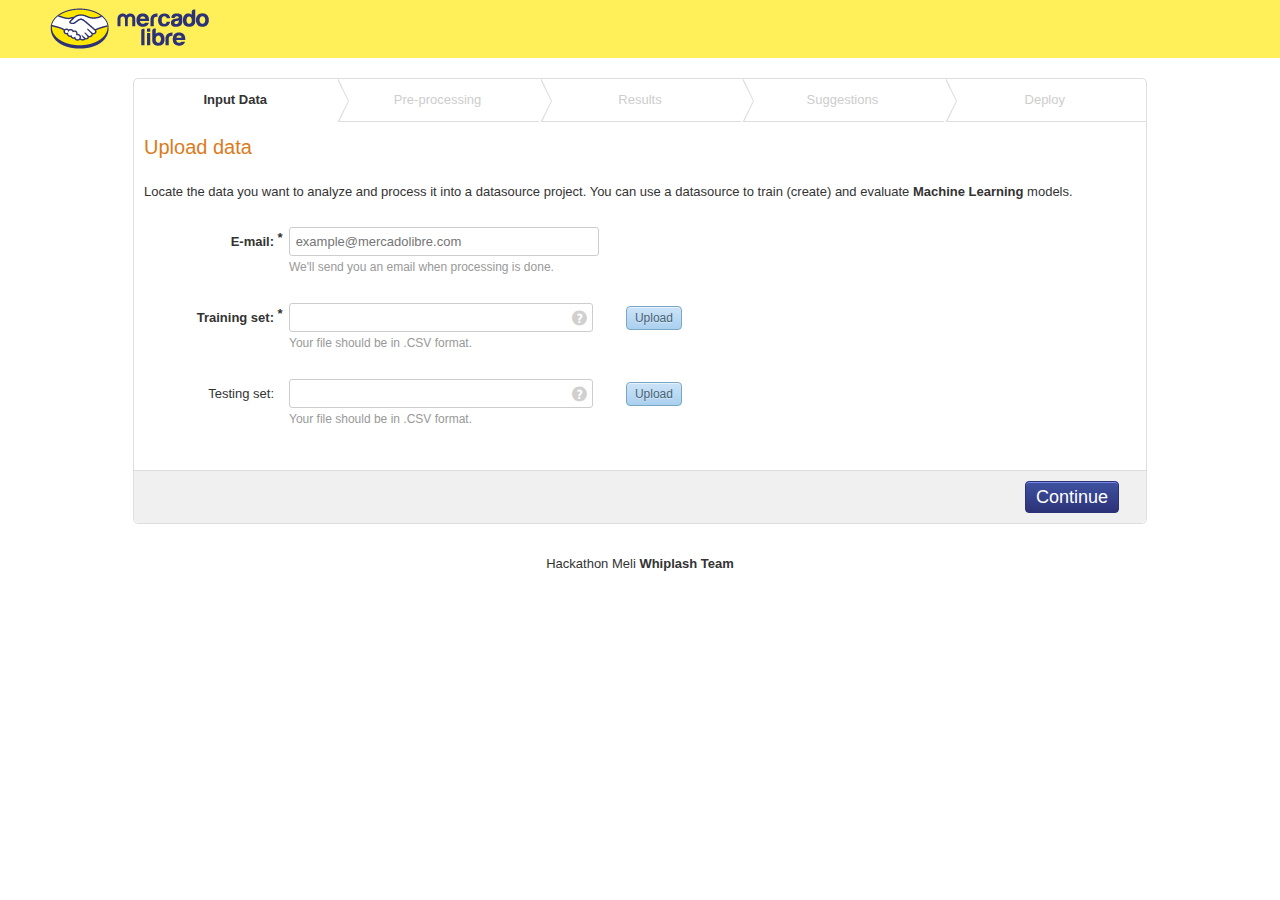
<file: index.html>
<!doctype html>
<!--[if IE 7]>    <html class="no-js lt-ie10 lt-ie9 lt-ie8 ie7" lang="en"> <![endif]-->
<!--[if IE 8]>    <html class="no-js lt-ie10 lt-ie9 ie8" lang="en"> <![endif]-->
<!--[if IE 9]>    <html class="no-js lt-ie10 ie9" lang="en"> <![endif]-->
<!--[if gt IE 9]><!--> <html class="no-js" lang="en"> <!--<![endif]-->
<head>
    <!-- Avoid script blocking -->
    <script></script>
    <meta charset="utf-8"/>
    <title>Machine Learning</title>
    <!-- Stylesheet -->

    <link rel="stylesheet" href="ui/chico.css"/>
    <link rel="stylesheet" href="ui/jquery-ui/jquery-ui.css"/>
    <link rel="stylesheet" href="ui/mesh.css"/>
    <link rel="stylesheet" href="ui/layout.css"/>
</head>
<body>

    <div class="ch-header">
        <div class="logo">
        </div>
    </div>

    <div class="ch-g1-10">
        <div class="ch-leftcolumn">
            <h2></h2>
        </div>
    </div>

    <div class="ch-g8-10">
        <div class="ch-centercolumn ch-wizard ">
            <ol class="ch-wizard-breadcrumb ch-steps-five">
                <li class="ch-wizard-current">Input Data</li>
                <li class="ch-wizard-step">Pre-processing</li>
                <li class="ch-wizard-step">Results</li>
                <li class="ch-wizard-step">Suggestions</li>
                <li class="ch-wizard-step">Deploy</li>
            </ol>

            <form action="#" method="GET" class="ch-form" novalidate="novalidate">
                <div class="ch-box-container">
                    <fieldset>
                        <div>
                            <legend>
                                <h2>Upload data</h2>
                            </legend>
                            <p>
                                Locate the data you want to analyze and process it into a datasource project. You can use a datasource to train (create) and evaluate <b>Machine Learning</b> models.
                            </p>
                        </div>


                        <div class="ch-form-row ch-form-required">
                            <label for="email">E-mail:<em>*</em></label>
                            <input id="email" type="email" name="email" required="required" size="35" placeholder="example@mercadolibre.com" data-side="right" data-align="top">
                            <span class="ch-form-hint">We'll send you an email when processing is done.</span>
                        </div>

                        <div class="ch-form-row ch-form-required">
                            <label for="input_ico">Training set:<em>*</em></label></label>
                            <input id="trainingSet" type="text" name="trainingSet" size="32" placeholder="" class="ch-form-icon-input" data-side="right" data-align="top">
                            <i class="ch-form-icon-inner ch-icon-help-sign"></i>
                            <input type="button" name="uploadTrainingSet" value="Upload" class="ch-btn ch-btn-small ch-btn-skin">
                            <span class="ch-form-hint">Your file should be in .CSV format.</span>
                        </div>

                        <div class="ch-form-row">
                            <label for="input_ico">Testing set:</label>
                            <input id="testingSet" type="text" name="testingSet" size="32" placeholder="" class="ch-form-icon-input" data-side="right" data-align="top">
                            <i class="ch-form-icon-inner ch-icon-help-sign"></i>
                            <input type="button" name="uploadTestingSet" value="Upload" class="ch-btn ch-btn-small ch-btn-skin">
                            <span class="ch-form-hint">Your file should be in .CSV format.</span>
                        </div>
                    </fieldset>
                </div>
                <div class="ch-actions">
                    <!-- <div id="progressbar" class="ui-progressbar ui-widget ui-widget-content ui-corner-all" role="progressbar" aria-valuemin="0" aria-valuemax="100" aria-valuenow="37">
                        <div class="ui-progressbar-value ui-widget-header ui-corner-left" style="width: 37%;"></div>
                    </div> -->
                    <div align="right">
                        <p>
                            <input type="submit" name="_eventId_confirmation" value="Continue" class="ch-btn">
                        </p>
                    </div>
                </div>
            </form>
        </div>
    </div>

    <div class="ch-g1-10">
        <div class="ch-rightcolumn">
            <h2></h2>
        </div>
    </div>


    <div class="ch-footer">
        <p>Hackathon Meli <strong>Whiplash Team</strong></p>
    </div>


    <!-- JavaScript -->
    <script src="ui/jquery-1.11.3.min.js"></script>
    <script src="ui/jquery-ui/jquery-ui.js"></script>
    <script src="ui/chico.js"></script>
</body>
</html>
</file>
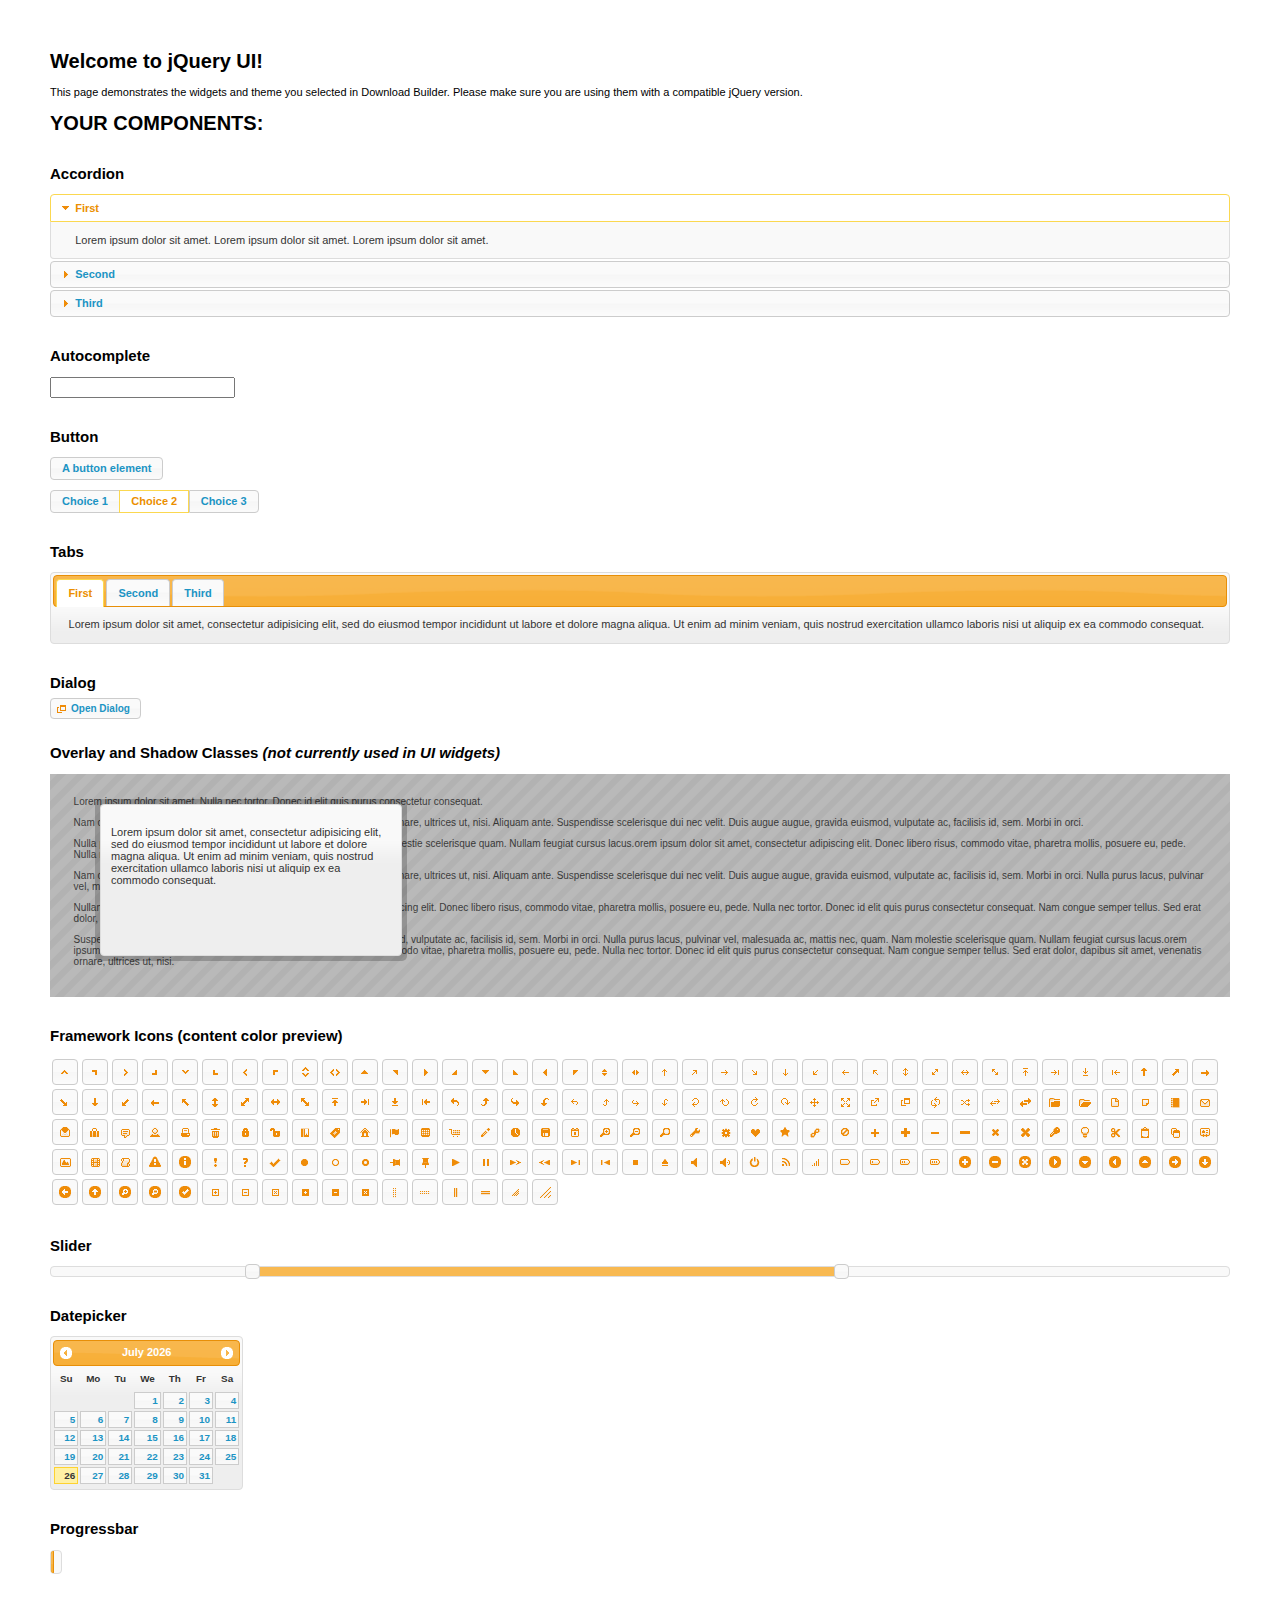
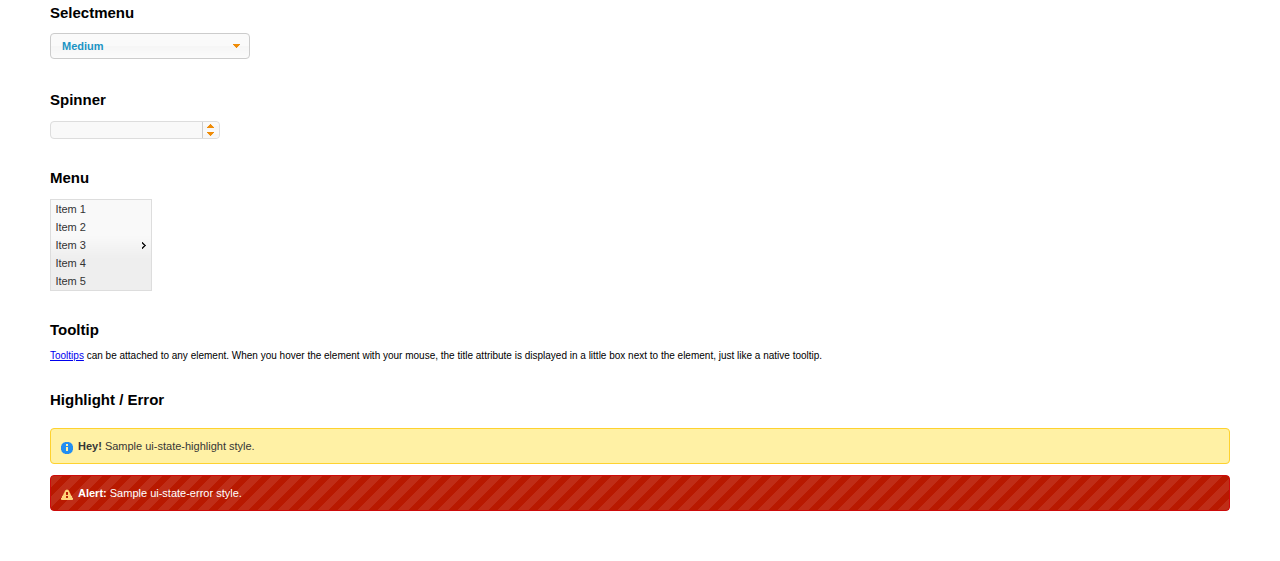
<file: ui/jquery-ui/index.html>
<!doctype html>
<html lang="us">
<head>
	<meta charset="utf-8">
	<title>jQuery UI Example Page</title>
	<link href="jquery-ui.css" rel="stylesheet">
	<style>
	body{
		font: 62.5% "Trebuchet MS", sans-serif;
		margin: 50px;
	}
	.demoHeaders {
		margin-top: 2em;
	}
	#dialog-link {
		padding: .4em 1em .4em 20px;
		text-decoration: none;
		position: relative;
	}
	#dialog-link span.ui-icon {
		margin: 0 5px 0 0;
		position: absolute;
		left: .2em;
		top: 50%;
		margin-top: -8px;
	}
	#icons {
		margin: 0;
		padding: 0;
	}
	#icons li {
		margin: 2px;
		position: relative;
		padding: 4px 0;
		cursor: pointer;
		float: left;
		list-style: none;
	}
	#icons span.ui-icon {
		float: left;
		margin: 0 4px;
	}
	.fakewindowcontain .ui-widget-overlay {
		position: absolute;
	}
	select {
		width: 200px;
	}
	</style>
</head>
<body>

<h1>Welcome to jQuery UI!</h1>

<div class="ui-widget">
	<p>This page demonstrates the widgets and theme you selected in Download Builder. Please make sure you are using them with a compatible jQuery version.</p>
</div>

<h1>YOUR COMPONENTS:</h1>


<!-- Accordion -->
<h2 class="demoHeaders">Accordion</h2>
<div id="accordion">
	<h3>First</h3>
	<div>Lorem ipsum dolor sit amet. Lorem ipsum dolor sit amet. Lorem ipsum dolor sit amet.</div>
	<h3>Second</h3>
	<div>Phasellus mattis tincidunt nibh.</div>
	<h3>Third</h3>
	<div>Nam dui erat, auctor a, dignissim quis.</div>
</div>



<!-- Autocomplete -->
<h2 class="demoHeaders">Autocomplete</h2>
<div>
	<input id="autocomplete" title="type &quot;a&quot;">
</div>



<!-- Button -->
<h2 class="demoHeaders">Button</h2>
<button id="button">A button element</button>
<form style="margin-top: 1em;">
	<div id="radioset">
		<input type="radio" id="radio1" name="radio"><label for="radio1">Choice 1</label>
		<input type="radio" id="radio2" name="radio" checked="checked"><label for="radio2">Choice 2</label>
		<input type="radio" id="radio3" name="radio"><label for="radio3">Choice 3</label>
	</div>
</form>



<!-- Tabs -->
<h2 class="demoHeaders">Tabs</h2>
<div id="tabs">
	<ul>
		<li><a href="#tabs-1">First</a></li>
		<li><a href="#tabs-2">Second</a></li>
		<li><a href="#tabs-3">Third</a></li>
	</ul>
	<div id="tabs-1">Lorem ipsum dolor sit amet, consectetur adipisicing elit, sed do eiusmod tempor incididunt ut labore et dolore magna aliqua. Ut enim ad minim veniam, quis nostrud exercitation ullamco laboris nisi ut aliquip ex ea commodo consequat.</div>
	<div id="tabs-2">Phasellus mattis tincidunt nibh. Cras orci urna, blandit id, pretium vel, aliquet ornare, felis. Maecenas scelerisque sem non nisl. Fusce sed lorem in enim dictum bibendum.</div>
	<div id="tabs-3">Nam dui erat, auctor a, dignissim quis, sollicitudin eu, felis. Pellentesque nisi urna, interdum eget, sagittis et, consequat vestibulum, lacus. Mauris porttitor ullamcorper augue.</div>
</div>



<!-- Dialog NOTE: Dialog is not generated by UI in this demo so it can be visually styled in themeroller-->
<h2 class="demoHeaders">Dialog</h2>
<p><a href="#" id="dialog-link" class="ui-state-default ui-corner-all"><span class="ui-icon ui-icon-newwin"></span>Open Dialog</a></p>

<h2 class="demoHeaders">Overlay and Shadow Classes <em>(not currently used in UI widgets)</em></h2>
<div style="position: relative; width: 96%; height: 200px; padding:1% 2%; overflow:hidden;" class="fakewindowcontain">
	<p>Lorem ipsum dolor sit amet,  Nulla nec tortor. Donec id elit quis purus consectetur consequat. </p><p>Nam congue semper tellus. Sed erat dolor, dapibus sit amet, venenatis ornare, ultrices ut, nisi. Aliquam ante. Suspendisse scelerisque dui nec velit. Duis augue augue, gravida euismod, vulputate ac, facilisis id, sem. Morbi in orci. </p><p>Nulla purus lacus, pulvinar vel, malesuada ac, mattis nec, quam. Nam molestie scelerisque quam. Nullam feugiat cursus lacus.orem ipsum dolor sit amet, consectetur adipiscing elit. Donec libero risus, commodo vitae, pharetra mollis, posuere eu, pede. Nulla nec tortor. Donec id elit quis purus consectetur consequat. </p><p>Nam congue semper tellus. Sed erat dolor, dapibus sit amet, venenatis ornare, ultrices ut, nisi. Aliquam ante. Suspendisse scelerisque dui nec velit. Duis augue augue, gravida euismod, vulputate ac, facilisis id, sem. Morbi in orci. Nulla purus lacus, pulvinar vel, malesuada ac, mattis nec, quam. Nam molestie scelerisque quam. </p><p>Nullam feugiat cursus lacus.orem ipsum dolor sit amet, consectetur adipiscing elit. Donec libero risus, commodo vitae, pharetra mollis, posuere eu, pede. Nulla nec tortor. Donec id elit quis purus consectetur consequat. Nam congue semper tellus. Sed erat dolor, dapibus sit amet, venenatis ornare, ultrices ut, nisi. Aliquam ante. </p><p>Suspendisse scelerisque dui nec velit. Duis augue augue, gravida euismod, vulputate ac, facilisis id, sem. Morbi in orci. Nulla purus lacus, pulvinar vel, malesuada ac, mattis nec, quam. Nam molestie scelerisque quam. Nullam feugiat cursus lacus.orem ipsum dolor sit amet, consectetur adipiscing elit. Donec libero risus, commodo vitae, pharetra mollis, posuere eu, pede. Nulla nec tortor. Donec id elit quis purus consectetur consequat. Nam congue semper tellus. Sed erat dolor, dapibus sit amet, venenatis ornare, ultrices ut, nisi. </p>

	<!-- ui-dialog -->
	<div class="ui-overlay"><div class="ui-widget-overlay"></div><div class="ui-widget-shadow ui-corner-all" style="width: 302px; height: 152px; position: absolute; left: 50px; top: 30px;"></div></div>
	<div style="position: absolute; width: 280px; height: 130px;left: 50px; top: 30px; padding: 10px;" class="ui-widget ui-widget-content ui-corner-all">
		<div class="ui-dialog-content ui-widget-content" style="background: none; border: 0;">
			<p>Lorem ipsum dolor sit amet, consectetur adipisicing elit, sed do eiusmod tempor incididunt ut labore et dolore magna aliqua. Ut enim ad minim veniam, quis nostrud exercitation ullamco laboris nisi ut aliquip ex ea commodo consequat.</p>
		</div>
	</div>

</div>

<!-- ui-dialog -->
<div id="dialog" title="Dialog Title">
	<p>Lorem ipsum dolor sit amet, consectetur adipisicing elit, sed do eiusmod tempor incididunt ut labore et dolore magna aliqua. Ut enim ad minim veniam, quis nostrud exercitation ullamco laboris nisi ut aliquip ex ea commodo consequat.</p>
</div>



<h2 class="demoHeaders">Framework Icons (content color preview)</h2>
<ul id="icons" class="ui-widget ui-helper-clearfix">
	<li class="ui-state-default ui-corner-all" title=".ui-icon-carat-1-n"><span class="ui-icon ui-icon-carat-1-n"></span></li>
	<li class="ui-state-default ui-corner-all" title=".ui-icon-carat-1-ne"><span class="ui-icon ui-icon-carat-1-ne"></span></li>
	<li class="ui-state-default ui-corner-all" title=".ui-icon-carat-1-e"><span class="ui-icon ui-icon-carat-1-e"></span></li>
	<li class="ui-state-default ui-corner-all" title=".ui-icon-carat-1-se"><span class="ui-icon ui-icon-carat-1-se"></span></li>
	<li class="ui-state-default ui-corner-all" title=".ui-icon-carat-1-s"><span class="ui-icon ui-icon-carat-1-s"></span></li>
	<li class="ui-state-default ui-corner-all" title=".ui-icon-carat-1-sw"><span class="ui-icon ui-icon-carat-1-sw"></span></li>
	<li class="ui-state-default ui-corner-all" title=".ui-icon-carat-1-w"><span class="ui-icon ui-icon-carat-1-w"></span></li>
	<li class="ui-state-default ui-corner-all" title=".ui-icon-carat-1-nw"><span class="ui-icon ui-icon-carat-1-nw"></span></li>
	<li class="ui-state-default ui-corner-all" title=".ui-icon-carat-2-n-s"><span class="ui-icon ui-icon-carat-2-n-s"></span></li>
	<li class="ui-state-default ui-corner-all" title=".ui-icon-carat-2-e-w"><span class="ui-icon ui-icon-carat-2-e-w"></span></li>
	<li class="ui-state-default ui-corner-all" title=".ui-icon-triangle-1-n"><span class="ui-icon ui-icon-triangle-1-n"></span></li>
	<li class="ui-state-default ui-corner-all" title=".ui-icon-triangle-1-ne"><span class="ui-icon ui-icon-triangle-1-ne"></span></li>
	<li class="ui-state-default ui-corner-all" title=".ui-icon-triangle-1-e"><span class="ui-icon ui-icon-triangle-1-e"></span></li>
	<li class="ui-state-default ui-corner-all" title=".ui-icon-triangle-1-se"><span class="ui-icon ui-icon-triangle-1-se"></span></li>
	<li class="ui-state-default ui-corner-all" title=".ui-icon-triangle-1-s"><span class="ui-icon ui-icon-triangle-1-s"></span></li>
	<li class="ui-state-default ui-corner-all" title=".ui-icon-triangle-1-sw"><span class="ui-icon ui-icon-triangle-1-sw"></span></li>
	<li class="ui-state-default ui-corner-all" title=".ui-icon-triangle-1-w"><span class="ui-icon ui-icon-triangle-1-w"></span></li>
	<li class="ui-state-default ui-corner-all" title=".ui-icon-triangle-1-nw"><span class="ui-icon ui-icon-triangle-1-nw"></span></li>
	<li class="ui-state-default ui-corner-all" title=".ui-icon-triangle-2-n-s"><span class="ui-icon ui-icon-triangle-2-n-s"></span></li>
	<li class="ui-state-default ui-corner-all" title=".ui-icon-triangle-2-e-w"><span class="ui-icon ui-icon-triangle-2-e-w"></span></li>
	<li class="ui-state-default ui-corner-all" title=".ui-icon-arrow-1-n"><span class="ui-icon ui-icon-arrow-1-n"></span></li>
	<li class="ui-state-default ui-corner-all" title=".ui-icon-arrow-1-ne"><span class="ui-icon ui-icon-arrow-1-ne"></span></li>
	<li class="ui-state-default ui-corner-all" title=".ui-icon-arrow-1-e"><span class="ui-icon ui-icon-arrow-1-e"></span></li>
	<li class="ui-state-default ui-corner-all" title=".ui-icon-arrow-1-se"><span class="ui-icon ui-icon-arrow-1-se"></span></li>
	<li class="ui-state-default ui-corner-all" title=".ui-icon-arrow-1-s"><span class="ui-icon ui-icon-arrow-1-s"></span></li>
	<li class="ui-state-default ui-corner-all" title=".ui-icon-arrow-1-sw"><span class="ui-icon ui-icon-arrow-1-sw"></span></li>
	<li class="ui-state-default ui-corner-all" title=".ui-icon-arrow-1-w"><span class="ui-icon ui-icon-arrow-1-w"></span></li>
	<li class="ui-state-default ui-corner-all" title=".ui-icon-arrow-1-nw"><span class="ui-icon ui-icon-arrow-1-nw"></span></li>
	<li class="ui-state-default ui-corner-all" title=".ui-icon-arrow-2-n-s"><span class="ui-icon ui-icon-arrow-2-n-s"></span></li>
	<li class="ui-state-default ui-corner-all" title=".ui-icon-arrow-2-ne-sw"><span class="ui-icon ui-icon-arrow-2-ne-sw"></span></li>
	<li class="ui-state-default ui-corner-all" title=".ui-icon-arrow-2-e-w"><span class="ui-icon ui-icon-arrow-2-e-w"></span></li>
	<li class="ui-state-default ui-corner-all" title=".ui-icon-arrow-2-se-nw"><span class="ui-icon ui-icon-arrow-2-se-nw"></span></li>
	<li class="ui-state-default ui-corner-all" title=".ui-icon-arrowstop-1-n"><span class="ui-icon ui-icon-arrowstop-1-n"></span></li>
	<li class="ui-state-default ui-corner-all" title=".ui-icon-arrowstop-1-e"><span class="ui-icon ui-icon-arrowstop-1-e"></span></li>
	<li class="ui-state-default ui-corner-all" title=".ui-icon-arrowstop-1-s"><span class="ui-icon ui-icon-arrowstop-1-s"></span></li>
	<li class="ui-state-default ui-corner-all" title=".ui-icon-arrowstop-1-w"><span class="ui-icon ui-icon-arrowstop-1-w"></span></li>
	<li class="ui-state-default ui-corner-all" title=".ui-icon-arrowthick-1-n"><span class="ui-icon ui-icon-arrowthick-1-n"></span></li>
	<li class="ui-state-default ui-corner-all" title=".ui-icon-arrowthick-1-ne"><span class="ui-icon ui-icon-arrowthick-1-ne"></span></li>
	<li class="ui-state-default ui-corner-all" title=".ui-icon-arrowthick-1-e"><span class="ui-icon ui-icon-arrowthick-1-e"></span></li>
	<li class="ui-state-default ui-corner-all" title=".ui-icon-arrowthick-1-se"><span class="ui-icon ui-icon-arrowthick-1-se"></span></li>
	<li class="ui-state-default ui-corner-all" title=".ui-icon-arrowthick-1-s"><span class="ui-icon ui-icon-arrowthick-1-s"></span></li>
	<li class="ui-state-default ui-corner-all" title=".ui-icon-arrowthick-1-sw"><span class="ui-icon ui-icon-arrowthick-1-sw"></span></li>
	<li class="ui-state-default ui-corner-all" title=".ui-icon-arrowthick-1-w"><span class="ui-icon ui-icon-arrowthick-1-w"></span></li>
	<li class="ui-state-default ui-corner-all" title=".ui-icon-arrowthick-1-nw"><span class="ui-icon ui-icon-arrowthick-1-nw"></span></li>
	<li class="ui-state-default ui-corner-all" title=".ui-icon-arrowthick-2-n-s"><span class="ui-icon ui-icon-arrowthick-2-n-s"></span></li>
	<li class="ui-state-default ui-corner-all" title=".ui-icon-arrowthick-2-ne-sw"><span class="ui-icon ui-icon-arrowthick-2-ne-sw"></span></li>
	<li class="ui-state-default ui-corner-all" title=".ui-icon-arrowthick-2-e-w"><span class="ui-icon ui-icon-arrowthick-2-e-w"></span></li>
	<li class="ui-state-default ui-corner-all" title=".ui-icon-arrowthick-2-se-nw"><span class="ui-icon ui-icon-arrowthick-2-se-nw"></span></li>
	<li class="ui-state-default ui-corner-all" title=".ui-icon-arrowthickstop-1-n"><span class="ui-icon ui-icon-arrowthickstop-1-n"></span></li>
	<li class="ui-state-default ui-corner-all" title=".ui-icon-arrowthickstop-1-e"><span class="ui-icon ui-icon-arrowthickstop-1-e"></span></li>
	<li class="ui-state-default ui-corner-all" title=".ui-icon-arrowthickstop-1-s"><span class="ui-icon ui-icon-arrowthickstop-1-s"></span></li>
	<li class="ui-state-default ui-corner-all" title=".ui-icon-arrowthickstop-1-w"><span class="ui-icon ui-icon-arrowthickstop-1-w"></span></li>
	<li class="ui-state-default ui-corner-all" title=".ui-icon-arrowreturnthick-1-w"><span class="ui-icon ui-icon-arrowreturnthick-1-w"></span></li>
	<li class="ui-state-default ui-corner-all" title=".ui-icon-arrowreturnthick-1-n"><span class="ui-icon ui-icon-arrowreturnthick-1-n"></span></li>
	<li class="ui-state-default ui-corner-all" title=".ui-icon-arrowreturnthick-1-e"><span class="ui-icon ui-icon-arrowreturnthick-1-e"></span></li>
	<li class="ui-state-default ui-corner-all" title=".ui-icon-arrowreturnthick-1-s"><span class="ui-icon ui-icon-arrowreturnthick-1-s"></span></li>
	<li class="ui-state-default ui-corner-all" title=".ui-icon-arrowreturn-1-w"><span class="ui-icon ui-icon-arrowreturn-1-w"></span></li>
	<li class="ui-state-default ui-corner-all" title=".ui-icon-arrowreturn-1-n"><span class="ui-icon ui-icon-arrowreturn-1-n"></span></li>
	<li class="ui-state-default ui-corner-all" title=".ui-icon-arrowreturn-1-e"><span class="ui-icon ui-icon-arrowreturn-1-e"></span></li>
	<li class="ui-state-default ui-corner-all" title=".ui-icon-arrowreturn-1-s"><span class="ui-icon ui-icon-arrowreturn-1-s"></span></li>
	<li class="ui-state-default ui-corner-all" title=".ui-icon-arrowrefresh-1-w"><span class="ui-icon ui-icon-arrowrefresh-1-w"></span></li>
	<li class="ui-state-default ui-corner-all" title=".ui-icon-arrowrefresh-1-n"><span class="ui-icon ui-icon-arrowrefresh-1-n"></span></li>
	<li class="ui-state-default ui-corner-all" title=".ui-icon-arrowrefresh-1-e"><span class="ui-icon ui-icon-arrowrefresh-1-e"></span></li>
	<li class="ui-state-default ui-corner-all" title=".ui-icon-arrowrefresh-1-s"><span class="ui-icon ui-icon-arrowrefresh-1-s"></span></li>
	<li class="ui-state-default ui-corner-all" title=".ui-icon-arrow-4"><span class="ui-icon ui-icon-arrow-4"></span></li>
	<li class="ui-state-default ui-corner-all" title=".ui-icon-arrow-4-diag"><span class="ui-icon ui-icon-arrow-4-diag"></span></li>
	<li class="ui-state-default ui-corner-all" title=".ui-icon-extlink"><span class="ui-icon ui-icon-extlink"></span></li>
	<li class="ui-state-default ui-corner-all" title=".ui-icon-newwin"><span class="ui-icon ui-icon-newwin"></span></li>
	<li class="ui-state-default ui-corner-all" title=".ui-icon-refresh"><span class="ui-icon ui-icon-refresh"></span></li>
	<li class="ui-state-default ui-corner-all" title=".ui-icon-shuffle"><span class="ui-icon ui-icon-shuffle"></span></li>
	<li class="ui-state-default ui-corner-all" title=".ui-icon-transfer-e-w"><span class="ui-icon ui-icon-transfer-e-w"></span></li>
	<li class="ui-state-default ui-corner-all" title=".ui-icon-transferthick-e-w"><span class="ui-icon ui-icon-transferthick-e-w"></span></li>
	<li class="ui-state-default ui-corner-all" title=".ui-icon-folder-collapsed"><span class="ui-icon ui-icon-folder-collapsed"></span></li>
	<li class="ui-state-default ui-corner-all" title=".ui-icon-folder-open"><span class="ui-icon ui-icon-folder-open"></span></li>
	<li class="ui-state-default ui-corner-all" title=".ui-icon-document"><span class="ui-icon ui-icon-document"></span></li>
	<li class="ui-state-default ui-corner-all" title=".ui-icon-document-b"><span class="ui-icon ui-icon-document-b"></span></li>
	<li class="ui-state-default ui-corner-all" title=".ui-icon-note"><span class="ui-icon ui-icon-note"></span></li>
	<li class="ui-state-default ui-corner-all" title=".ui-icon-mail-closed"><span class="ui-icon ui-icon-mail-closed"></span></li>
	<li class="ui-state-default ui-corner-all" title=".ui-icon-mail-open"><span class="ui-icon ui-icon-mail-open"></span></li>
	<li class="ui-state-default ui-corner-all" title=".ui-icon-suitcase"><span class="ui-icon ui-icon-suitcase"></span></li>
	<li class="ui-state-default ui-corner-all" title=".ui-icon-comment"><span class="ui-icon ui-icon-comment"></span></li>
	<li class="ui-state-default ui-corner-all" title=".ui-icon-person"><span class="ui-icon ui-icon-person"></span></li>
	<li class="ui-state-default ui-corner-all" title=".ui-icon-print"><span class="ui-icon ui-icon-print"></span></li>
	<li class="ui-state-default ui-corner-all" title=".ui-icon-trash"><span class="ui-icon ui-icon-trash"></span></li>
	<li class="ui-state-default ui-corner-all" title=".ui-icon-locked"><span class="ui-icon ui-icon-locked"></span></li>
	<li class="ui-state-default ui-corner-all" title=".ui-icon-unlocked"><span class="ui-icon ui-icon-unlocked"></span></li>
	<li class="ui-state-default ui-corner-all" title=".ui-icon-bookmark"><span class="ui-icon ui-icon-bookmark"></span></li>
	<li class="ui-state-default ui-corner-all" title=".ui-icon-tag"><span class="ui-icon ui-icon-tag"></span></li>
	<li class="ui-state-default ui-corner-all" title=".ui-icon-home"><span class="ui-icon ui-icon-home"></span></li>
	<li class="ui-state-default ui-corner-all" title=".ui-icon-flag"><span class="ui-icon ui-icon-flag"></span></li>
	<li class="ui-state-default ui-corner-all" title=".ui-icon-calculator"><span class="ui-icon ui-icon-calculator"></span></li>
	<li class="ui-state-default ui-corner-all" title=".ui-icon-cart"><span class="ui-icon ui-icon-cart"></span></li>
	<li class="ui-state-default ui-corner-all" title=".ui-icon-pencil"><span class="ui-icon ui-icon-pencil"></span></li>
	<li class="ui-state-default ui-corner-all" title=".ui-icon-clock"><span class="ui-icon ui-icon-clock"></span></li>
	<li class="ui-state-default ui-corner-all" title=".ui-icon-disk"><span class="ui-icon ui-icon-disk"></span></li>
	<li class="ui-state-default ui-corner-all" title=".ui-icon-calendar"><span class="ui-icon ui-icon-calendar"></span></li>
	<li class="ui-state-default ui-corner-all" title=".ui-icon-zoomin"><span class="ui-icon ui-icon-zoomin"></span></li>
	<li class="ui-state-default ui-corner-all" title=".ui-icon-zoomout"><span class="ui-icon ui-icon-zoomout"></span></li>
	<li class="ui-state-default ui-corner-all" title=".ui-icon-search"><span class="ui-icon ui-icon-search"></span></li>
	<li class="ui-state-default ui-corner-all" title=".ui-icon-wrench"><span class="ui-icon ui-icon-wrench"></span></li>
	<li class="ui-state-default ui-corner-all" title=".ui-icon-gear"><span class="ui-icon ui-icon-gear"></span></li>
	<li class="ui-state-default ui-corner-all" title=".ui-icon-heart"><span class="ui-icon ui-icon-heart"></span></li>
	<li class="ui-state-default ui-corner-all" title=".ui-icon-star"><span class="ui-icon ui-icon-star"></span></li>
	<li class="ui-state-default ui-corner-all" title=".ui-icon-link"><span class="ui-icon ui-icon-link"></span></li>
	<li class="ui-state-default ui-corner-all" title=".ui-icon-cancel"><span class="ui-icon ui-icon-cancel"></span></li>
	<li class="ui-state-default ui-corner-all" title=".ui-icon-plus"><span class="ui-icon ui-icon-plus"></span></li>
	<li class="ui-state-default ui-corner-all" title=".ui-icon-plusthick"><span class="ui-icon ui-icon-plusthick"></span></li>
	<li class="ui-state-default ui-corner-all" title=".ui-icon-minus"><span class="ui-icon ui-icon-minus"></span></li>
	<li class="ui-state-default ui-corner-all" title=".ui-icon-minusthick"><span class="ui-icon ui-icon-minusthick"></span></li>
	<li class="ui-state-default ui-corner-all" title=".ui-icon-close"><span class="ui-icon ui-icon-close"></span></li>
	<li class="ui-state-default ui-corner-all" title=".ui-icon-closethick"><span class="ui-icon ui-icon-closethick"></span></li>
	<li class="ui-state-default ui-corner-all" title=".ui-icon-key"><span class="ui-icon ui-icon-key"></span></li>
	<li class="ui-state-default ui-corner-all" title=".ui-icon-lightbulb"><span class="ui-icon ui-icon-lightbulb"></span></li>
	<li class="ui-state-default ui-corner-all" title=".ui-icon-scissors"><span class="ui-icon ui-icon-scissors"></span></li>
	<li class="ui-state-default ui-corner-all" title=".ui-icon-clipboard"><span class="ui-icon ui-icon-clipboard"></span></li>
	<li class="ui-state-default ui-corner-all" title=".ui-icon-copy"><span class="ui-icon ui-icon-copy"></span></li>
	<li class="ui-state-default ui-corner-all" title=".ui-icon-contact"><span class="ui-icon ui-icon-contact"></span></li>
	<li class="ui-state-default ui-corner-all" title=".ui-icon-image"><span class="ui-icon ui-icon-image"></span></li>
	<li class="ui-state-default ui-corner-all" title=".ui-icon-video"><span class="ui-icon ui-icon-video"></span></li>
	<li class="ui-state-default ui-corner-all" title=".ui-icon-script"><span class="ui-icon ui-icon-script"></span></li>
	<li class="ui-state-default ui-corner-all" title=".ui-icon-alert"><span class="ui-icon ui-icon-alert"></span></li>
	<li class="ui-state-default ui-corner-all" title=".ui-icon-info"><span class="ui-icon ui-icon-info"></span></li>
	<li class="ui-state-default ui-corner-all" title=".ui-icon-notice"><span class="ui-icon ui-icon-notice"></span></li>
	<li class="ui-state-default ui-corner-all" title=".ui-icon-help"><span class="ui-icon ui-icon-help"></span></li>
	<li class="ui-state-default ui-corner-all" title=".ui-icon-check"><span class="ui-icon ui-icon-check"></span></li>
	<li class="ui-state-default ui-corner-all" title=".ui-icon-bullet"><span class="ui-icon ui-icon-bullet"></span></li>
	<li class="ui-state-default ui-corner-all" title=".ui-icon-radio-off"><span class="ui-icon ui-icon-radio-off"></span></li>
	<li class="ui-state-default ui-corner-all" title=".ui-icon-radio-on"><span class="ui-icon ui-icon-radio-on"></span></li>
	<li class="ui-state-default ui-corner-all" title=".ui-icon-pin-w"><span class="ui-icon ui-icon-pin-w"></span></li>
	<li class="ui-state-default ui-corner-all" title=".ui-icon-pin-s"><span class="ui-icon ui-icon-pin-s"></span></li>
	<li class="ui-state-default ui-corner-all" title=".ui-icon-play"><span class="ui-icon ui-icon-play"></span></li>
	<li class="ui-state-default ui-corner-all" title=".ui-icon-pause"><span class="ui-icon ui-icon-pause"></span></li>
	<li class="ui-state-default ui-corner-all" title=".ui-icon-seek-next"><span class="ui-icon ui-icon-seek-next"></span></li>
	<li class="ui-state-default ui-corner-all" title=".ui-icon-seek-prev"><span class="ui-icon ui-icon-seek-prev"></span></li>
	<li class="ui-state-default ui-corner-all" title=".ui-icon-seek-end"><span class="ui-icon ui-icon-seek-end"></span></li>
	<li class="ui-state-default ui-corner-all" title=".ui-icon-seek-first"><span class="ui-icon ui-icon-seek-first"></span></li>
	<li class="ui-state-default ui-corner-all" title=".ui-icon-stop"><span class="ui-icon ui-icon-stop"></span></li>
	<li class="ui-state-default ui-corner-all" title=".ui-icon-eject"><span class="ui-icon ui-icon-eject"></span></li>
	<li class="ui-state-default ui-corner-all" title=".ui-icon-volume-off"><span class="ui-icon ui-icon-volume-off"></span></li>
	<li class="ui-state-default ui-corner-all" title=".ui-icon-volume-on"><span class="ui-icon ui-icon-volume-on"></span></li>
	<li class="ui-state-default ui-corner-all" title=".ui-icon-power"><span class="ui-icon ui-icon-power"></span></li>
	<li class="ui-state-default ui-corner-all" title=".ui-icon-signal-diag"><span class="ui-icon ui-icon-signal-diag"></span></li>
	<li class="ui-state-default ui-corner-all" title=".ui-icon-signal"><span class="ui-icon ui-icon-signal"></span></li>
	<li class="ui-state-default ui-corner-all" title=".ui-icon-battery-0"><span class="ui-icon ui-icon-battery-0"></span></li>
	<li class="ui-state-default ui-corner-all" title=".ui-icon-battery-1"><span class="ui-icon ui-icon-battery-1"></span></li>
	<li class="ui-state-default ui-corner-all" title=".ui-icon-battery-2"><span class="ui-icon ui-icon-battery-2"></span></li>
	<li class="ui-state-default ui-corner-all" title=".ui-icon-battery-3"><span class="ui-icon ui-icon-battery-3"></span></li>
	<li class="ui-state-default ui-corner-all" title=".ui-icon-circle-plus"><span class="ui-icon ui-icon-circle-plus"></span></li>
	<li class="ui-state-default ui-corner-all" title=".ui-icon-circle-minus"><span class="ui-icon ui-icon-circle-minus"></span></li>
	<li class="ui-state-default ui-corner-all" title=".ui-icon-circle-close"><span class="ui-icon ui-icon-circle-close"></span></li>
	<li class="ui-state-default ui-corner-all" title=".ui-icon-circle-triangle-e"><span class="ui-icon ui-icon-circle-triangle-e"></span></li>
	<li class="ui-state-default ui-corner-all" title=".ui-icon-circle-triangle-s"><span class="ui-icon ui-icon-circle-triangle-s"></span></li>
	<li class="ui-state-default ui-corner-all" title=".ui-icon-circle-triangle-w"><span class="ui-icon ui-icon-circle-triangle-w"></span></li>
	<li class="ui-state-default ui-corner-all" title=".ui-icon-circle-triangle-n"><span class="ui-icon ui-icon-circle-triangle-n"></span></li>
	<li class="ui-state-default ui-corner-all" title=".ui-icon-circle-arrow-e"><span class="ui-icon ui-icon-circle-arrow-e"></span></li>
	<li class="ui-state-default ui-corner-all" title=".ui-icon-circle-arrow-s"><span class="ui-icon ui-icon-circle-arrow-s"></span></li>
	<li class="ui-state-default ui-corner-all" title=".ui-icon-circle-arrow-w"><span class="ui-icon ui-icon-circle-arrow-w"></span></li>
	<li class="ui-state-default ui-corner-all" title=".ui-icon-circle-arrow-n"><span class="ui-icon ui-icon-circle-arrow-n"></span></li>
	<li class="ui-state-default ui-corner-all" title=".ui-icon-circle-zoomin"><span class="ui-icon ui-icon-circle-zoomin"></span></li>
	<li class="ui-state-default ui-corner-all" title=".ui-icon-circle-zoomout"><span class="ui-icon ui-icon-circle-zoomout"></span></li>
	<li class="ui-state-default ui-corner-all" title=".ui-icon-circle-check"><span class="ui-icon ui-icon-circle-check"></span></li>
	<li class="ui-state-default ui-corner-all" title=".ui-icon-circlesmall-plus"><span class="ui-icon ui-icon-circlesmall-plus"></span></li>
	<li class="ui-state-default ui-corner-all" title=".ui-icon-circlesmall-minus"><span class="ui-icon ui-icon-circlesmall-minus"></span></li>
	<li class="ui-state-default ui-corner-all" title=".ui-icon-circlesmall-close"><span class="ui-icon ui-icon-circlesmall-close"></span></li>
	<li class="ui-state-default ui-corner-all" title=".ui-icon-squaresmall-plus"><span class="ui-icon ui-icon-squaresmall-plus"></span></li>
	<li class="ui-state-default ui-corner-all" title=".ui-icon-squaresmall-minus"><span class="ui-icon ui-icon-squaresmall-minus"></span></li>
	<li class="ui-state-default ui-corner-all" title=".ui-icon-squaresmall-close"><span class="ui-icon ui-icon-squaresmall-close"></span></li>
	<li class="ui-state-default ui-corner-all" title=".ui-icon-grip-dotted-vertical"><span class="ui-icon ui-icon-grip-dotted-vertical"></span></li>
	<li class="ui-state-default ui-corner-all" title=".ui-icon-grip-dotted-horizontal"><span class="ui-icon ui-icon-grip-dotted-horizontal"></span></li>
	<li class="ui-state-default ui-corner-all" title=".ui-icon-grip-solid-vertical"><span class="ui-icon ui-icon-grip-solid-vertical"></span></li>
	<li class="ui-state-default ui-corner-all" title=".ui-icon-grip-solid-horizontal"><span class="ui-icon ui-icon-grip-solid-horizontal"></span></li>
	<li class="ui-state-default ui-corner-all" title=".ui-icon-gripsmall-diagonal-se"><span class="ui-icon ui-icon-gripsmall-diagonal-se"></span></li>
	<li class="ui-state-default ui-corner-all" title=".ui-icon-grip-diagonal-se"><span class="ui-icon ui-icon-grip-diagonal-se"></span></li>
</ul>


<!-- Slider -->
<h2 class="demoHeaders">Slider</h2>
<div id="slider"></div>



<!-- Datepicker -->
<h2 class="demoHeaders">Datepicker</h2>
<div id="datepicker"></div>



<!-- Progressbar -->
<h2 class="demoHeaders">Progressbar</h2>
<div id="progressbar"></div>



<!-- Progressbar -->
<h2 class="demoHeaders">Selectmenu</h2>
<select id="selectmenu">
	<option>Slower</option>
	<option>Slow</option>
	<option selected="selected">Medium</option>
	<option>Fast</option>
	<option>Faster</option>
</select>



<!-- Spinner -->
<h2 class="demoHeaders">Spinner</h2>
<input id="spinner">



<!-- Menu -->
<h2 class="demoHeaders">Menu</h2>
<ul style="width:100px;" id="menu">
	<li>Item 1</li>
	<li>Item 2</li>
	<li>Item 3
		<ul>
			<li>Item 3-1</li>
			<li>Item 3-2</li>
			<li>Item 3-3</li>
			<li>Item 3-4</li>
			<li>Item 3-5</li>
		</ul>
	</li>
	<li>Item 4</li>
	<li>Item 5</li>
</ul>



<!-- Tooltip -->
<h2 class="demoHeaders">Tooltip</h2>
<p id="tooltip">
	<a href="#" title="That&apos;s what this widget is">Tooltips</a> can be attached to any element. When you hover
the element with your mouse, the title attribute is displayed in a little box next to the element, just like a native tooltip.
</p>


<!-- Highlight / Error -->
<h2 class="demoHeaders">Highlight / Error</h2>
<div class="ui-widget">
	<div class="ui-state-highlight ui-corner-all" style="margin-top: 20px; padding: 0 .7em;">
		<p><span class="ui-icon ui-icon-info" style="float: left; margin-right: .3em;"></span>
		<strong>Hey!</strong> Sample ui-state-highlight style.</p>
	</div>
</div>
<br>
<div class="ui-widget">
	<div class="ui-state-error ui-corner-all" style="padding: 0 .7em;">
		<p><span class="ui-icon ui-icon-alert" style="float: left; margin-right: .3em;"></span>
		<strong>Alert:</strong> Sample ui-state-error style.</p>
	</div>
</div>

<script src="external/jquery/jquery.js"></script>
<script src="jquery-ui.js"></script>
<script>

$( "#accordion" ).accordion();



var availableTags = [
	"ActionScript",
	"AppleScript",
	"Asp",
	"BASIC",
	"C",
	"C++",
	"Clojure",
	"COBOL",
	"ColdFusion",
	"Erlang",
	"Fortran",
	"Groovy",
	"Haskell",
	"Java",
	"JavaScript",
	"Lisp",
	"Perl",
	"PHP",
	"Python",
	"Ruby",
	"Scala",
	"Scheme"
];
$( "#autocomplete" ).autocomplete({
	source: availableTags
});



$( "#button" ).button();
$( "#radioset" ).buttonset();



$( "#tabs" ).tabs();



$( "#dialog" ).dialog({
	autoOpen: false,
	width: 400,
	buttons: [
		{
			text: "Ok",
			click: function() {
				$( this ).dialog( "close" );
			}
		},
		{
			text: "Cancel",
			click: function() {
				$( this ).dialog( "close" );
			}
		}
	]
});

// Link to open the dialog
$( "#dialog-link" ).click(function( event ) {
	$( "#dialog" ).dialog( "open" );
	event.preventDefault();
});



$( "#datepicker" ).datepicker({
	inline: true
});



$( "#slider" ).slider({
	range: true,
	values: [ 17, 67 ]
});



$( "#progressbar" ).progressbar({
	value: 20
});



$( "#spinner" ).spinner();



$( "#menu" ).menu();



$( "#tooltip" ).tooltip();



$( "#selectmenu" ).selectmenu();


// Hover states on the static widgets
$( "#dialog-link, #icons li" ).hover(
	function() {
		$( this ).addClass( "ui-state-hover" );
	},
	function() {
		$( this ).removeClass( "ui-state-hover" );
	}
);
</script>
</body>
</html>
</file>
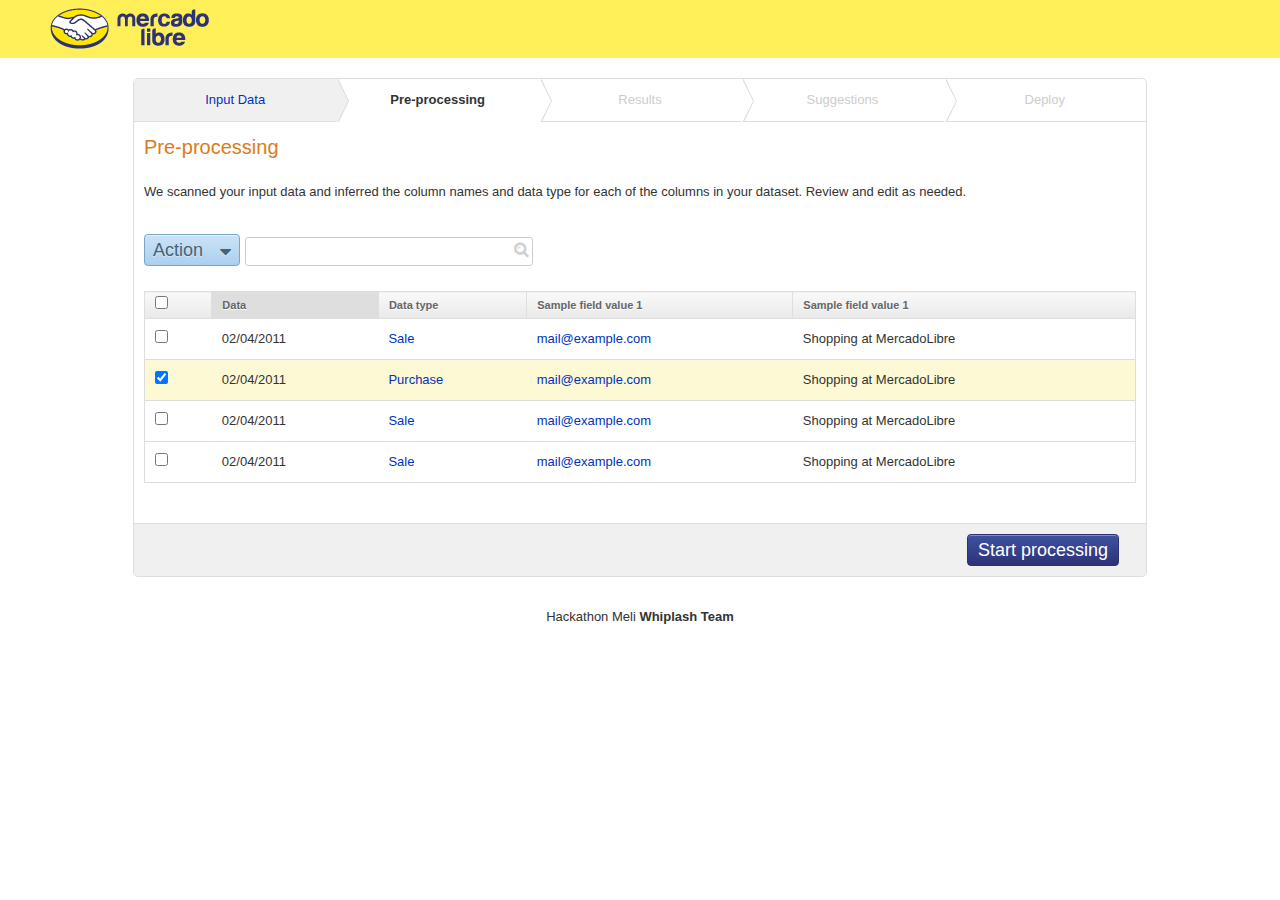
<file: preprocessing.html>
<!doctype html>
<!--[if IE 7]>    <html class="no-js lt-ie10 lt-ie9 lt-ie8 ie7" lang="en"> <![endif]-->
<!--[if IE 8]>    <html class="no-js lt-ie10 lt-ie9 ie8" lang="en"> <![endif]-->
<!--[if IE 9]>    <html class="no-js lt-ie10 ie9" lang="en"> <![endif]-->
<!--[if gt IE 9]><!--> <html class="no-js" lang="en"> <!--<![endif]-->
<head>
    <!-- Avoid script blocking -->
    <script></script>
    <meta charset="utf-8"/>
    <title>Machine Learning</title>
    <!-- Stylesheet -->

    <link rel="stylesheet" href="ui/chico.css"/>
    <link rel="stylesheet" href="ui/jquery-ui/jquery-ui.css"/>
    <link rel="stylesheet" href="ui/mesh.css"/>
    <link rel="stylesheet" href="ui/layout.css"/>
</head>
<body>

    <div class="ch-header">
        <div class="logo">
        </div>
    </div>

    <div class="ch-g1-10">
        <div class="ch-leftcolumn">
            <h2></h2>
        </div>
    </div>

    <div class="ch-g8-10">
        <div class="ch-centercolumn ch-wizard ">
            <ol class="ch-wizard-breadcrumb ch-steps-five">
                <li><a href="./index.html">Input Data</a></li>
                <li class="ch-wizard-current">Pre-processing</li>
                <li class="ch-wizard-step">Results</li>
                <li class="ch-wizard-step">Suggestions</li>
                <li class="ch-wizard-step">Deploy</li>
            </ol>

            <form action="#" method="GET" class="ch-form" novalidate="novalidate">
                <div class="ch-box-container">
                    <fieldset>
                        <div>
                            <legend>
                                <h2>Pre-processing</h2>
                            </legend>
                            <p>
                                We scanned your input data and inferred the column names and data type for each of the columns in your dataset. Review and edit as needed.
                            </p>
                        </div>

                        <table summary="Model Schema" class="ch-datagrid-controls">
                            <div id="search">
                                <caption>
                                    <div class="ch-form-row">
                                        <h4 class="myDropdown ch-shownby-pointertap ch-dropdown-trigger ch-user-no-select ch-btn-skin ch-btn-big" data-title="undefined" title="" aria-owns="ch-dropdown-12" aria-haspopup="true" data-side="bottom" data-align="left">Action</h4>

                                    
                                        <input id="input_ico_inside" type="text" name="input_ico" size="30" placeholder="" class="ch-form-icon-input" data-side="right" data-align="top">
                                        <i class="ch-form-icon-inner ch-icon-search"></i>
                                    </div>
                                </caption>
                            </div>

                            <thead>
                                <tr>
                                    <th scope="col"><input type="checkbox" name="mycheckall"></th>
                                    <th scope="col" class="ch-datagrid-selected">Data</th>
                                    <th scope="col">Data type</th>
                                    <th scope="col">Sample field value 1</th>
                                    <th scope="col" >Sample field value 1</th>
                                </tr>
                            </thead>

                            <tbody>
                                <tr>
                                    <td scope="row"><input type="checkbox" name="mycheck"></td>
                                    <td>02/04/2011</td>
                                    <td><a href="#">Sale</a></td>
                                    <td><a href="#">mail@example.com</a></td>
                                    <td>Shopping at MercadoLibre</td>
                                </tr>
                                <tr class="ch-datagrid-selected">
                                    <td scope="row"><input type="checkbox" name="mycheck" checked="checked"></td>
                                    <td>02/04/2011</td>
                                    <td><a href="#">Purchase</a></td>
                                    <td><a href="#">mail@example.com</a></td>
                                    <td>Shopping at MercadoLibre</td>
                                </tr>
                                <tr>
                                    <td scope="row"><input type="checkbox" name="mycheck"></td>
                                    <td>02/04/2011</td>
                                    <td><a href="#">Sale</a></td>
                                    <td><a href="#">mail@example.com</a></td>
                                    <td>Shopping at MercadoLibre</td>
                                </tr>
                                <tr>
                                    <td scope="row"><input type="checkbox" name="mycheck"></td>
                                    <td>02/04/2011</td>
                                    <td><a href="#">Sale</a></td>
                                    <td><a href="#">mail@example.com</a></td>
                                    <td>Shopping at MercadoLibre</td>
                                </tr>
                            </tbody>
                        </table>
                    </fieldset>
                </div>
                <div class="ch-actions">
                    <!-- <div id="progressbar" class="ui-progressbar ui-widget ui-widget-content ui-corner-all" role="progressbar" aria-valuemin="0" aria-valuemax="100" aria-valuenow="37">
                    <div class="ui-progressbar-value ui-widget-header ui-corner-left" style="width: 37%;"></div>
                    </div> -->
                    <div align="right">
                        <p>
                            <input type="submit" name="_eventId_confirmation" value="Start processing" class="ch-btn">
                        </p>
                    </div>
                </div>
            </form>
        </div>
    </div>


    <div class="ch-g1-10">
        <div class="ch-rightcolumn">
            <h2></h2>
        </div>
    </div>


    <div class="ch-footer">
        <p>Hackathon Meli <strong>Whiplash Team</strong></p>
    </div>


    <!-- JavaScript -->
    <script src="ui/jquery-1.11.3.min.js"></script>
    <script src="ui/jquery-ui/jquery-ui.js"></script>
    <script src="ui/chico.min.js"></script>
</body>
</html>
</file>
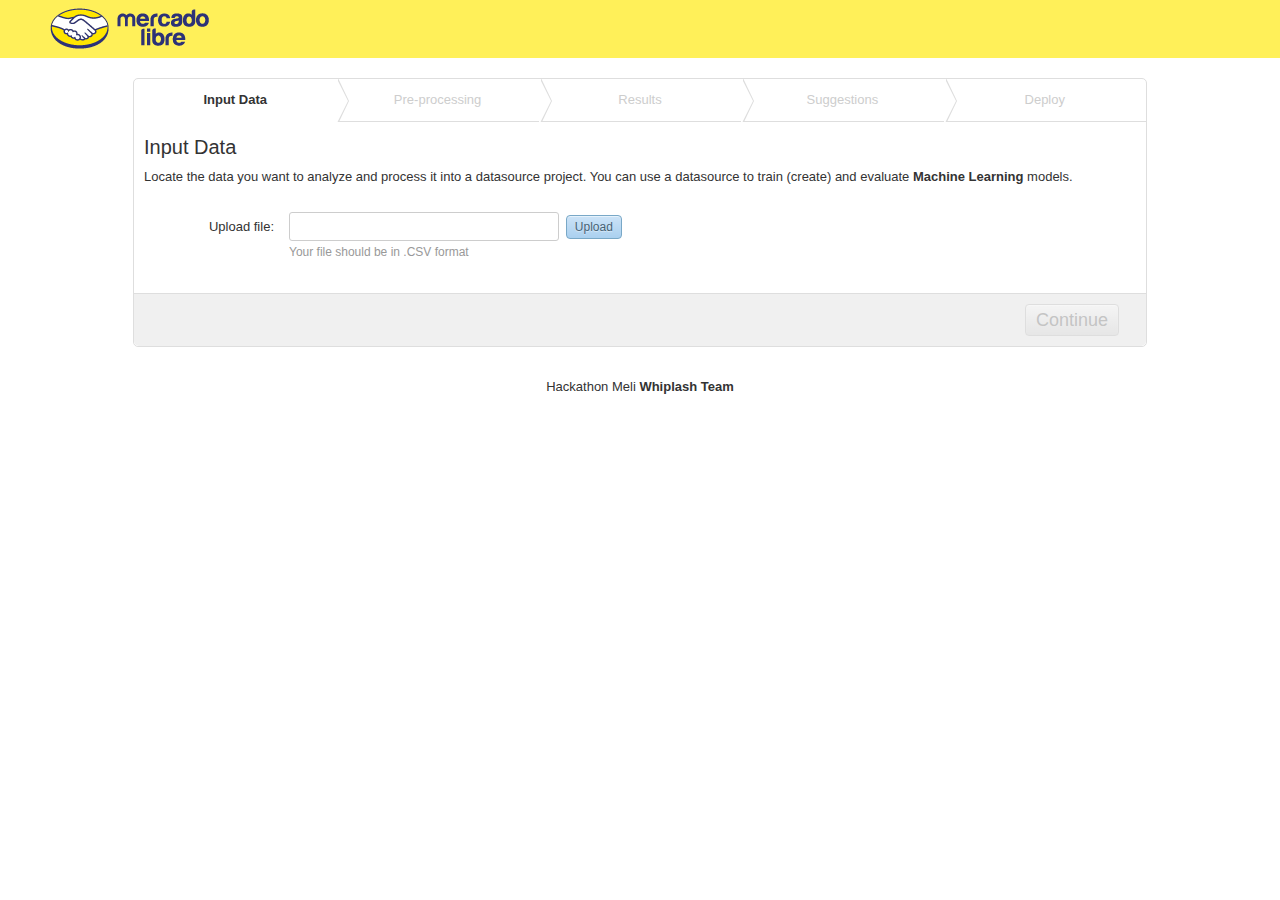
<file: prueba.html>
<!doctype html>
<!--[if IE 7]>    <html class="no-js lt-ie10 lt-ie9 lt-ie8 ie7" lang="en"> <![endif]-->
<!--[if IE 8]>    <html class="no-js lt-ie10 lt-ie9 ie8" lang="en"> <![endif]-->
<!--[if IE 9]>    <html class="no-js lt-ie10 ie9" lang="en"> <![endif]-->
<!--[if gt IE 9]><!--> <html class="no-js" lang="en"> <!--<![endif]-->
<head>
    <!-- Avoid script blocking -->
    <script></script>
    <meta charset="utf-8"/>
    <title>Document Title</title>
    <!-- Stylesheet -->
    
    <link rel="stylesheet" href="ui/chico.css"/>
    <link rel="stylesheet" href="ui/jquery-ui/jquery-ui.css"/>
    <link rel="stylesheet" href="ui/mesh.css"/>
    <link rel="stylesheet" href="ui/layout.css"/>
</head>
<body>

    <div class="ch-header">
        <div class="logo">
        </div>
    </div>

    <div class="ch-g1-10">
        <div class="ch-leftcolumn">
            <h2></h2>
        </div>
    </div>

    <div class="ch-g8-10">
        <div class="ch-centercolumn ch-wizard ">
                <ol class="ch-wizard-breadcrumb ch-steps-five">
                    <li class="ch-wizard-current">Input Data</li>
                    <li class="ch-wizard-step">Pre-processing</li>
                    <li class="ch-wizard-step">Results</li>
                    <li class="ch-wizard-step">Suggestions</li>
                    <li class="ch-wizard-step">Deploy</li>
                </ol>

                <div class="ch-box-container">
                    <h2>Input Data</h2>
                    <p>
                        Locate the data you want to analyze and process it into a datasource project. You can use a datasource to train (create) and evaluate <b>Machine Learning</b> models.
                    </p>
                    <div class="ch-form-row">
                        <label for="input_button">Upload file:</label>
                        <input id="input_button" type="text" name="input_button" size="30" placeholder="">&nbsp;
                        <input type="button" name="add_category" value="Upload" class="ch-btn ch-btn-small ch-btn-skin">
                        <span class="ch-form-hint">Your file should be in .CSV format</span>
                    </div>
                </div>

                <div class="ch-actions">
                    <!-- <div id="progressbar" class="ui-progressbar ui-widget ui-widget-content ui-corner-all" role="progressbar" aria-valuemin="0" aria-valuemax="100" aria-valuenow="37"> 
                        <div class="ui-progressbar-value ui-widget-header ui-corner-left" style="width: 37%;"></div>
                    </div> -->
                    <div align="right">
                        <p>
                            <input type="button" value="Continue" class="ch-btn ch-btn-disabled">
                        </p>
                    </div>
                </div>
        </div>
    </div>


    <div class="ch-g1-10">
        <div class="ch-rightcolumn">
            <h2></h2>
        </div>
    </div>


    <div class="ch-footer">
        <p>Hackathon Meli <strong>Whiplash Team</strong></p>
    </div>


    <!-- JavaScript -->
    <script src="ui/jquery-1.11.3.min.js"></script>
    <script src="ui/jquery-ui/jquery-ui.js"></script>
    <script src="ui/chico.min.js"></script>
</body>
</html>
</file>
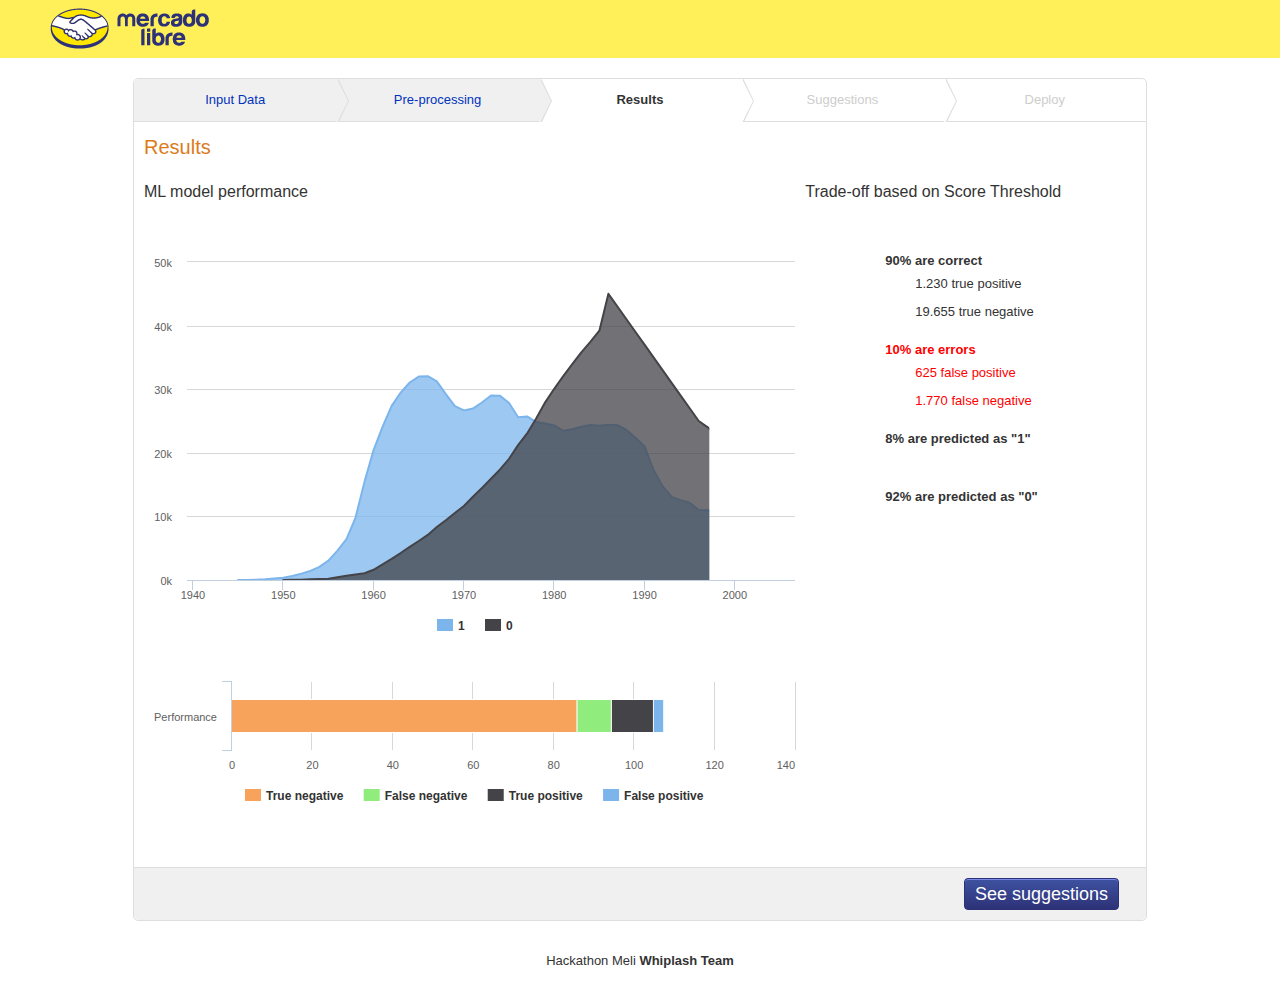
<file: results.html>
<!doctype html>
<!--[if IE 7]>    <html class="no-js lt-ie10 lt-ie9 lt-ie8 ie7" lang="en"> <![endif]-->
<!--[if IE 8]>    <html class="no-js lt-ie10 lt-ie9 ie8" lang="en"> <![endif]-->
<!--[if IE 9]>    <html class="no-js lt-ie10 ie9" lang="en"> <![endif]-->
<!--[if gt IE 9]><!--> <html class="no-js" lang="en"> <!--<![endif]-->
<head>
    <!-- Avoid script blocking -->
    <script></script>
    <meta charset="utf-8"/>
    <title>Machine Learning</title>
    <!-- Stylesheet -->

    <link rel="stylesheet" href="ui/chico.css"/>
    <link rel="stylesheet" href="ui/jquery-ui/jquery-ui.css"/>
    <link rel="stylesheet" href="ui/mesh.css"/>
    <link rel="stylesheet" href="ui/layout.css"/>
</head>
<body>

    <div class="ch-header">
        <div class="logo">
        </div>
    </div>

    <div class="ch-g1-10">
        <div class="ch-leftcolumn">
            <h2></h2>
        </div>
    </div>

    <div class="ch-g8-10">
        <div class="ch-centercolumn ch-wizard ">
            <ol class="ch-wizard-breadcrumb ch-steps-five">
                <li><a href="./index.html">Input Data</a></li>
                <li><a href="./preprocessing.html">Pre-processing</a></li>
                <li class="ch-wizard-current">Results</li>
                <li class="ch-wizard-step">Suggestions</li>
                <li class="ch-wizard-step">Deploy</li>
            </ol>

            <form action="#" method="GET" class="ch-form" novalidate="novalidate">
                <div class="ch-box-container graph-container">
                    <legend>
                        <h2>Results</h2>
                    </legend>

                    <div class="ch-g2-3">
                        <h4>ML model performance</h4>
                        <div class="curve-graph" id="curve-graph-container"></div>
                        <div class="bar-graph" id="scale-graph-container"></div>
                    </div>
                    <div class="ch-g1-3">
                        <h4>Trade-off based on Score Threshold</h4>
                        
                        <!-- <input id="thresholdRange" type="range" name="thresholdRange" min="1" max="10" data-side="right" data-align="top" value="1" class="ch-range"> -->

                        <dl class="ch-list">
                            <dt class="">90% are correct</dt>
                            <dd>1.230 true positive</dd>
                            <dd>19.655 true negative</dd>
                            <dt class="text-error">10% are errors</dt>
                            <dd class="text-error">625 false positive</dd>
                            <dd class="text-error">1.770 false negative</dd>
                            <dt class="">8% are predicted as "1"</dt><br/>
                            <dt class="">92% are predicted as "0"</dt>
                        </dl>
                    </div>
                </div>

                <div class="ch-actions">
                    <!-- <div id="progressbar" class="ui-progressbar ui-widget ui-widget-content ui-corner-all" role="progressbar" aria-valuemin="0" aria-valuemax="100" aria-valuenow="37">
                    <div class="ui-progressbar-value ui-widget-header ui-corner-left" style="width: 37%;"></div>
                    </div> -->
                    <div align="right">
                        <p>
                            <input type="button" value="See suggestions" class="ch-btn">
                        </p>
                    </div>
                </div>
            </form>
        </div>
    </div>


    <div class="ch-g1-10">
        <div class="ch-rightcolumn">
            <h2></h2>
        </div>
    </div>


    <div class="ch-footer">
        <p>Hackathon Meli <strong>Whiplash Team</strong></p>
    </div>


    <!-- JavaScript -->
    <script src="ui/jquery-1.11.3.min.js"></script>
    <script src="ui/jquery-ui/jquery-ui.js"></script>
    <script src="ui/chico.min.js"></script>
    <script src="ui/highcharts.js"></script>
    <script type="text/javascript">
        $(function () {
            $('#curve-graph-container').highcharts({
                chart: {
                    type: 'area'
                },
                title: {
                    text: ''
                },
                subtitle: {
                    text: ''
                },
                xAxis: {
                    allowDecimals: false,
                    labels: {
                        formatter: function () {
                            return this.value; // clean, unformatted number for year
                        }
                    }
                },
                yAxis: {
                    title: {
                        text: ''
                    },
                    labels: {
                        formatter: function () {
                            return this.value / 1000 + 'k';
                        }
                    }
                },
                tooltip: {
                    pointFormat: '{series.name} produced <b>{point.y:,.0f}</b><br/>warheads in {point.x}'
                },
                plotOptions: {
                    area: {
                        pointStart: 1940,
                        marker: {
                            enabled: false,
                            symbol: 'circle',
                            radius: 2,
                            states: {
                                hover: {
                                    enabled: true
                                }
                            }
                        }
                    }
                },
                series: [{
                    name: '1',
                    data: [null, null, null, null, null, 6, 11, 32, 110, 235, 369, 640,
                        1005, 1436, 2063, 3057, 4618, 6444, 9822, 15468, 20434, 24126,
                        27387, 29459, 31056, 31982, 32040, 31233, 29224, 27342, 26662,
                        26956, 27912, 28999, 28965, 27826, 25579, 25722, 24826, 24605,
                        24304, 23464, 23708, 24099, 24357, 24237, 24401, 24344, 23586,
                        22380, 21004, 17287, 14747, 13076, 12555, 12144, 11009, 10950,
                        10871, 10824, 10577, 10527, 10475, 10421, 10358, 10295, 10104]
                }, {
                    name: '0',
                    data: [null, null, null, null, null, null, null, null, null, null,
                        5, 25, 50, 120, 150, 200, 426, 660, 869, 1060, 1605, 2471, 3322,
                        4238, 5221, 6129, 7089, 8339, 9399, 10538, 11643, 13092, 14478,
                        15915, 17385, 19055, 21205, 23044, 25393, 27935, 30062, 32049,
                        33952, 35804, 37431, 39197, 45000, 43000, 41000, 39000, 37000,
                        35000, 33000, 31000, 29000, 27000, 25000, 24000, 23000, 22000,
                        21000, 20000, 19000, 18000, 18000, 17000, 16000]
                }]
            });
        });
        
        $(function () {
            $('#scale-graph-container').highcharts({
                chart: {
                    type: 'bar'
                },
                title: {
                    text: ''
                },
                xAxis: {
                    categories: ['Performance']
                },
                yAxis: {
                    min: 0,
                    title: {
                        text: ''
                    }
                },
                legend: {
                    reversed: true
                },
                plotOptions: {
                    series: {
                        stacking: 'normal'
                    }
                },
                series: [{
                    name: 'False positive',
                    data: [3]
                }, {
                    name: 'True positive',
                    data: [12]
                }, {
                    name: 'False negative',
                    data: [10]
                }, {
                    name: 'True negative',
                    data: [100]
                }]
            });
        });
    </script>
</body>
</html>
</file>
<file: ui/mesh.css>
/*!
 * Chico Mesh v2.2
 * http://chico-ui.com.ar/mesh
 *
 * Copyright (c) 2013, MercadoLibre.com
 * Released under the MIT license.
 * http://chico-ui.com.ar/license
 *
 * Team: Hernan Mammana, Leandro Linares, Guillermo Paz.
 */

[class*="ch-g"] {
	float: left;
	vertical-align: top;
}

.ch-g1 {
	width: 100%;
}

.ch-g1-2,
.ch-g2-4 {
	width: 50%;
}

.ch-g1-3 {
	width: 33.33%;
}

.ch-g2-3 {
	width: 66.66%;
}

.ch-g1-4 {
	width: 25%;
}

.ch-g3-4 {
	width: 75%;
}

.ch-g1-5 {
	width: 20%;
}

.ch-g2-5 {
	width: 40%;
}

.ch-g3-5 {
	width: 60%;
}

.ch-g4-5 {
	width: 80%;
}

.ch-g1-6 {
	width: 16%;
}

.ch-g4-6 {
	width: 68%;
}

.ch-g1-10 {
	width: 10%;
}

.ch-g8-10 {
	width: 80%;
}

/* Gutters: You can use these on your inner elements */

[class^="ch-g"] .ch-rightcolumn,
[class^="ch-g"] .ch-centercolumn {
	margin-left: 5px;
}

[class^="ch-g"] .ch-leftcolumn,
[class^="ch-g"] .ch-centercolumn {
	margin-right: 5px;
}

/**
 * Clearfix
 */
.ch-clearfix:after {
	content: "";
	display: table;
	clear: both;
}

/* Mobile */
@media all and (max-width: 480px) {

	[class*="ch-g"] {
		width: 100%;
		float: none;
		clear: both;
	}

	[class*="ch-g"] .ch-rightcolumn,
	[class*="ch-g"] .ch-leftcolumn,
	[class*="ch-g"] .ch-centercolumn {
		margin-left: 0;
		margin-right: 0;
	}
}

/* IE7 */
*:first-child+html.ie7 .ch-clearfix {
	zoom: 1;
}

.ie7 .ch-g1-5 {
	width: 19.9%;
}
</file>
<file: ui/layout.css>
/* Web Layout */

body {
	padding: 0;
}

.ch-header {
	padding-left: 0px;
	height: 50px;
	width: 100%;
	background-color: #FFF059;
	padding-top: 8px;
}

.ch-footer {
	clear:both;
	text-align: center;
	padding-top: 20px;
	margin-bottom: 10px;
}

.ch-g1-10, .ch-g8-10 {
	margin-top: 20px;
}

.logo {
	width: 160px;
	height: 42px;
	margin-left: 50px;
	background-image: url("../assets/logo.png");
	background-repeat: no-repeat;
}

.graph-container{
	height: 700px;
}

.curve-graph {
	margin-top: 50px;
	height: 400px;
}

.bar-graph {
	margin-top: 20px;
	height: 150px;	
}

.ch-form-row {
	padding-top: 20px;
}

.ch-range {
	margin-top: 20px;
}
.ch-list {
	padding-top: 20px;
	padding-left: 80px;
}

.text-error {
	color: red;
}
</file>
